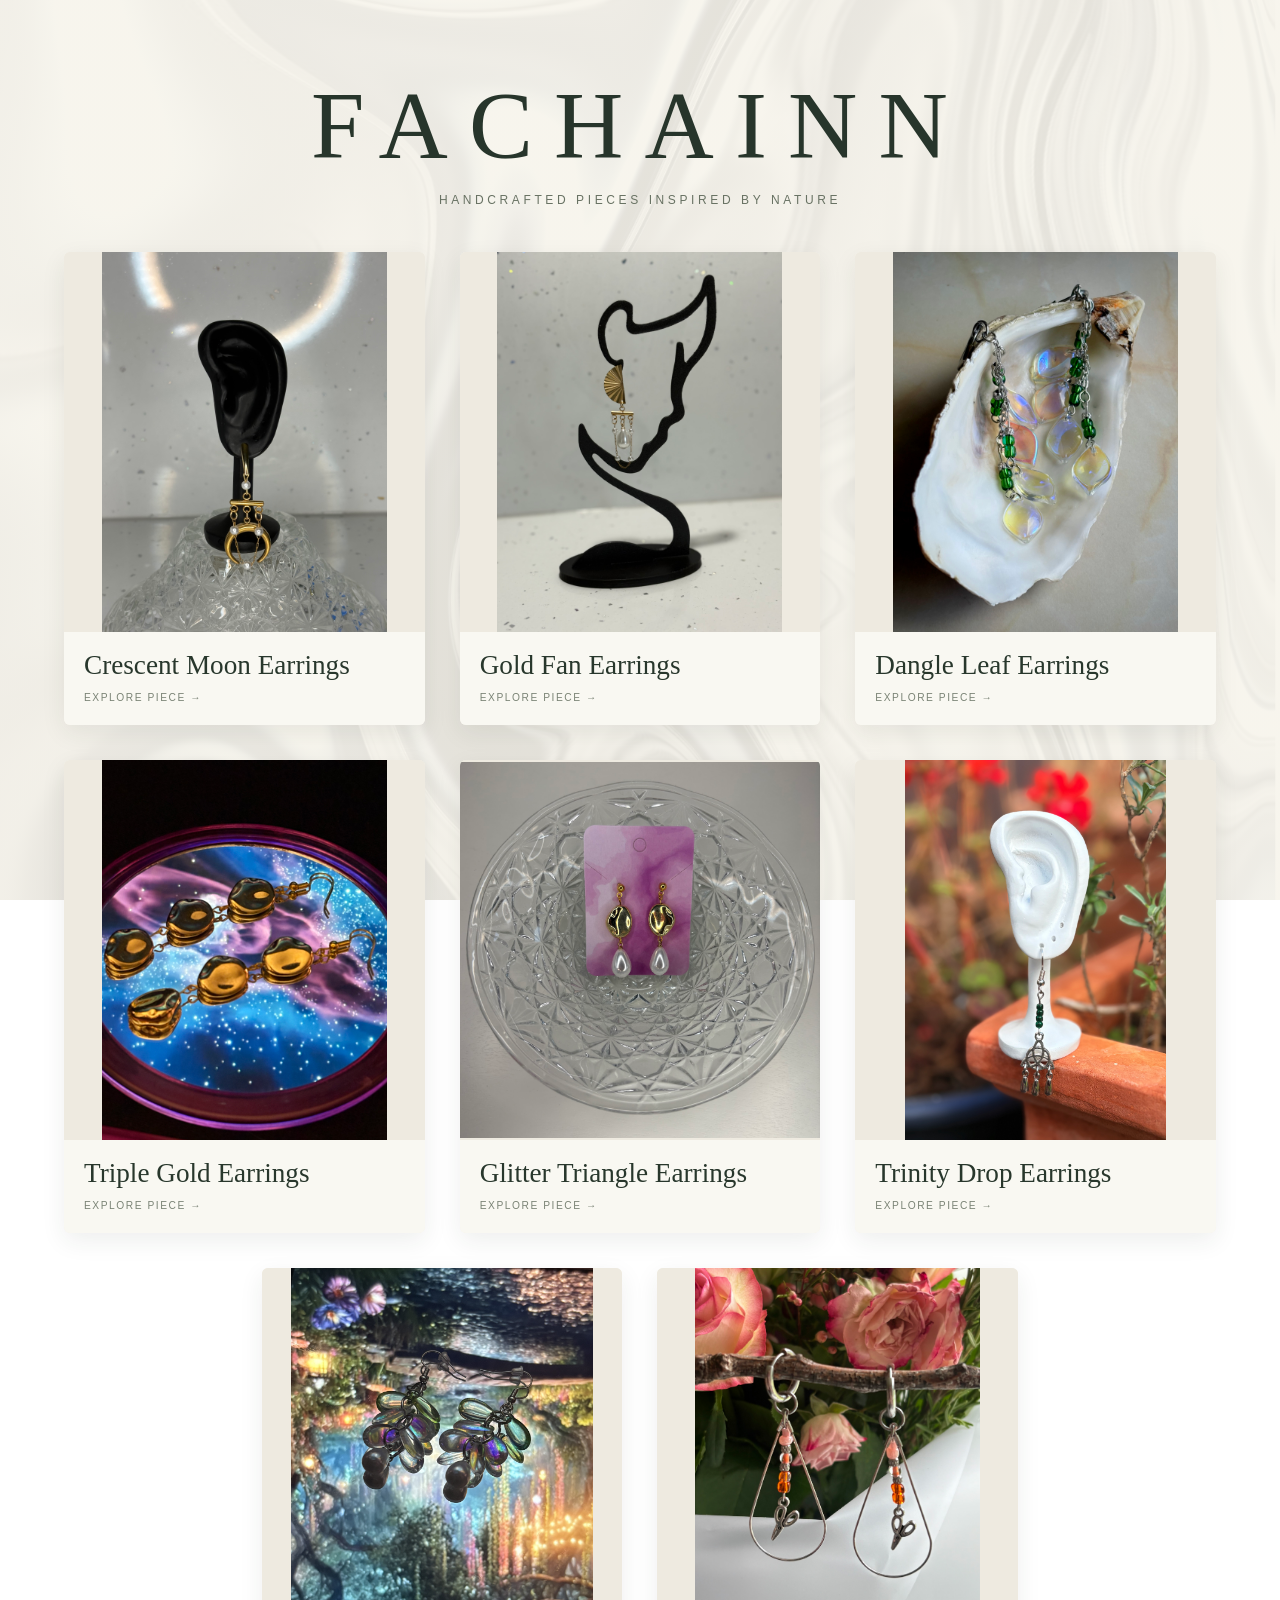
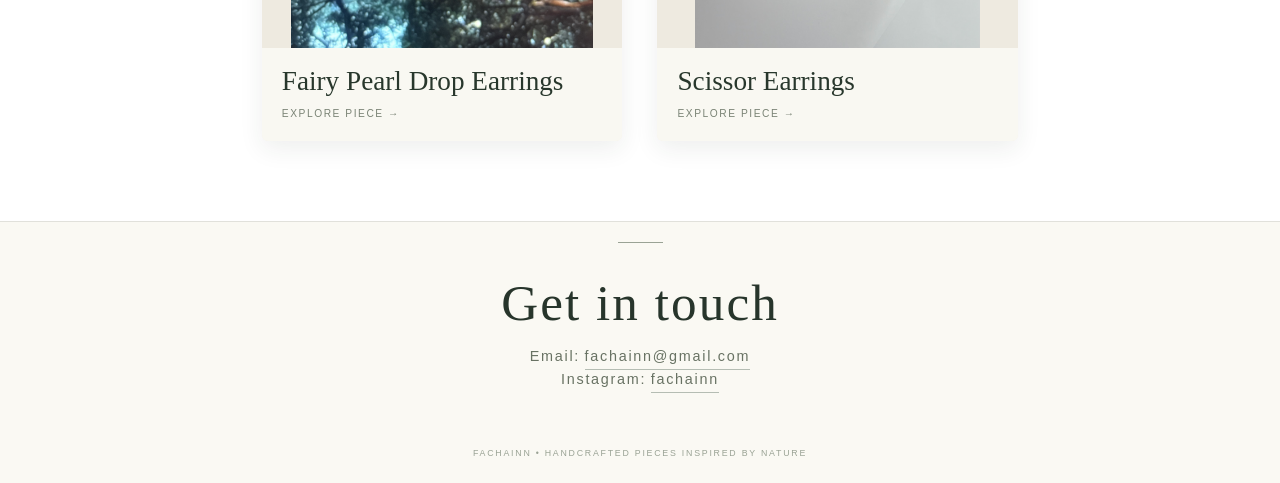
<file: index.html>
<!DOCTYPE html>
<html lang="en">
<head>
    <meta charset="UTF-8">
    <meta name="viewport" content="width=device-width, initial-scale=1.0">
    <title>FACHAINN</title>
    <link rel="stylesheet" href="index.css">
</head>

<body>

    <header class="site-header">
        <h1>FACHAINN</h1>
        <p>Handcrafted pieces inspired by nature</p>
    </header>

    <main class="gallery">

        <a href="greendrop.html" class="display">
            <img src="crescent/crescentmoon1.jpeg" class="display-images" alt="Gold Crescent Moon Earrings">
            <div class="display-info">
                <h2>Crescent Moon Earrings</h2>
                <span>Explore piece →</span>
            </div>
        </a>

        <a href="goldfan.html" class="display">
            <img src="goldfan/goldfan1.jpeg" class="display-images" alt="Dangle Leaf Earrings">
            <div class="display-info">
                <h2>Gold Fan Earrings</h2>
                <span>Explore piece →</span>
            </div>
        </a>


        <a href="glassleaf.html" class="display">
            <img src="glassleaf/glassleaf1.jpeg" class="display-images" alt="Dangle Leaf Earrings">
            <div class="display-info">
                <h2>Dangle Leaf Earrings</h2>
                <span>Explore piece →</span>
            </div>
        </a>

        <a href="redpearl.html" class="display">
            <img src="triplegold/triplegold4.jpeg" class="display-images" alt="Triple Gold Earrings">
            <div class="display-info">
                <h2>Triple Gold Earrings</h2>
                <span>Explore piece →</span>
            </div>
        </a>


        <a href="triangle.html" class="display">
            <img src="golddrop/golddrop4.jpeg" class="display-images" alt="Glitter Triangle Earrings">
            <div class="display-info">
                <h2>Glitter Triangle Earrings</h2>
                <span>Explore piece →</span>
            </div>
        </a>

    

        

        

    

        <a href="lemondrop.html" class="display">
            <img src="trinitydrop/trinitydrop1.jpeg" class="display-images" alt="Lemon Drop Earrings">
            <div class="display-info">
                <h2>Trinity Drop Earrings</h2>
                <span>Explore piece →</span>
            </div>
        </a>

        <a href="fairy.html" class="display">
            <img src="fairy/fairy2.jpeg" class="display-images" alt="Fairy Drop Earrings">
            <div class="display-info">
                <h2>Fairy Pearl Drop Earrings</h2>
                <span>Explore piece →</span>
            </div>
        </a>

        <a href="scissors.html" class="display">
            <img src="scissors/scissors3.jpeg" class="display-images" alt="Scissor Earrings">
            <div class="display-info">
                <h2>Scissor Earrings</h2>
                <span>Explore piece →</span>
            </div>
        </a>



    </main>


   <footer>
        <span class="contact">
            Get in touch
        </span>   
        <span class="precontact">Email:</span> 
        <a href="https://mail.google.com/mail/?view=cm&fs=1&to=fachainn@gmail.com">fachainn@gmail.com</a>
        <br>
        <span class="precontact">Instagram:</span>
        <a href="https://www.instagram.com/fachainn?utm_source=ig_web_button_share_sheet&vrfl=ZDNlZDc0MzIxNw==">fachainn</a>
    </footer>
    
    

</body>
</html>
</file>
<file: index.css>
* {
    box-sizing: border-box;
}

html, body {
    margin: 0; min-height: 100%;
}


 body { 
    color: #2d3028;
    background: linear-gradient( rgba(245, 242, 232, 0.78), rgba(245, 242, 232, 0.78) ), 
    url("images/Background1.png"); 
    background-size: cover; 
    background-position: center; 
    background-attachment: fixed;
    font-family: 'Montserrat', sans-serif; 
}
 






  .site-header { 
    text-align: center; padding: 70px 20px 45px; 
} 



.site-header h1 {
    margin: 0; 
    font-family: 'Cormorant Garamond', serif; 
    font-size: clamp(3rem, 8vw, 6rem);
    font-weight: 500; 
    letter-spacing: 0.22em; 
    color: #27352b; 
}


 .site-header p {
    margin: 12px 0 0; 
    font-size: 0.75rem; 
    letter-spacing: 0.3em; 
    text-transform: uppercase; 
    color: #687263; 
}






  .gallery {
    width: min(1300px, 90%);
    margin: 0 auto 80px;
    display: grid;
    grid-template-columns: repeat(6, 1fr);
    gap: 35px;
}

.display:nth-child(1),
.display:nth-child(2),
.display:nth-child(3),
.display:nth-child(4),
.display:nth-child(5),
.display:nth-child(6) {
    grid-column: span 2;
}

.display:nth-child(7) {
    grid-column: 2 / span 2;
}

.display:nth-child(8) {
    grid-column: 4 / span 2;
}






.display {
    display: block;
    overflow: hidden;
    text-decoration: none;
    color: inherit;
    background: #f5f2e8;
    border-radius: 6px;
    box-shadow: 0 8px 25px rgba(40, 45, 35, 0.08);
    transition:
        transform 0.4s ease,
        box-shadow 0.4s ease;
}
    
.display:hover {
    transform: translateY(-6px);
    box-shadow: 0 18px 40px rgba(40, 45, 35, 0.16);
}

.display-images {
    display: block;
    width: 100%;
    height: 380px;
    object-fit: contain;
    background: #eeeae0;
    cursor: pointer;
    transition: transform 0.5s ease;
}

.display:hover .display-images {
    transform: scale(1.025);
}

 
 



.display-info {
    padding: 18px 20px 20px;
    background: rgba(250, 249, 243, 0.95);
}

.display-info h2 {
    margin: 0 0 6px;
    font-family: 'Cormorant Garamond', serif;
    font-size: clamp(1.7rem, 1.8vw, 2rem);
    font-weight: 500;
    color: #28372c;
}
    
.display-info span {
    font-family: 'Montserrat', sans-serif;
    font-size: clamp(0.6rem, 0.8vw, 0.9rem);
    letter-spacing: 0.15em;
    text-transform: uppercase;
    color: #7a8375;
    transition: color 0.3s ease;
}

.display:hover .display-info span {
    color: #354d3a;
}

@media (max-width: 1000px) {

    .site-header {
        padding: 55px 20px 40px;
    }

    .gallery {
        width: 88%;
        grid-template-columns: repeat(2, 1fr);
        gap: 25px;
    }

    .display:nth-child(n) {
        grid-column: auto;
    }

    .display-images {
        height: clamp(260px, 35vw, 340px);
    }
}



@media (max-width: 600px) {

    .site-header {
        padding: 45px 15px 30px;
    }

    .site-header h1 {
        font-size: clamp(2.8rem, 13vw, 4rem);
        letter-spacing: 0.13em;
    }

    .site-header p {
        font-size: 0.58rem;
        letter-spacing: 0.18em;
        line-height: 1.7;
    }
 .gallery {
        width: 90%;
        grid-template-columns: 1fr;
        gap: 25px;
        margin-bottom: 70px;
    }

    .display:nth-child(n) {
        grid-column: auto;
    }

    .display-images {
        height: 320px;
    }

    .display-info {
        padding: 16px 18px 18px;
    }

    .display-info h2 {
        font-size: 1.4rem;
    }
    @media (max-width: 400px) {

    .site-header {
        padding-top: 35px;
    }

    .gallery {
        width: 92%;
        gap: 20px;
    }

    .display-images {
        height: 280px;
    }

    .display-info h2 {
        font-size: 1.3rem;
    }

}
}
    
   



    
footer {
    position: relative;
    margin-top: 40px;
    padding: 20px 20px 25px;
    text-align: center;
    background: rgba(250, 249, 243, 0.94);
    border-top: 1px solid rgba(45, 48, 40, 0.12);
}

footer::before {
    content: "";
    display: block;
    width: 45px;
    height: 1px;
    margin: 0 auto 30px;
    background: #9aa395;
}

.contact {
    display: block;
    margin: 0 0 15px;
    font-family: 'Cormorant Garamond', serif;
    font-size: clamp(2rem, 5vw, 3.2rem);
    font-weight: 500;
    letter-spacing: 0.04em;
    color: #27352b;
}

.precontact {
    display: inline-block;
    font-family: 'Montserrat', sans-serif;
    font-size: clamp(0.75rem, 1.5vw, 0.9rem);
    letter-spacing: 0.12em;
    color: #687263;
}

footer a {
    display: inline-block;
    font-family: 'Montserrat', sans-serif;
    font-size: clamp(0.75rem, 1.5vw, 0.9rem);
    letter-spacing: 0.12em;
    color: #687263;
    text-decoration: none;
    border-bottom: 1px solid rgba(53, 77, 58, 0.35);
    padding-bottom: 5px;
    transition:
        color 0.3s ease,
        border-color 0.3s ease;
}

footer a:hover {
    color: #354d3a;
    border-color: #354d3a;
}

footer::after {
    content: "FACHAINN • Handcrafted pieces inspired by nature";
    display: block;
    margin-top: 55px;
    font-family: 'Montserrat', sans-serif;
    font-size: 0.55rem;
    letter-spacing: 0.2em;
    text-transform: uppercase;
    color: #9aa395;
}
</file>
